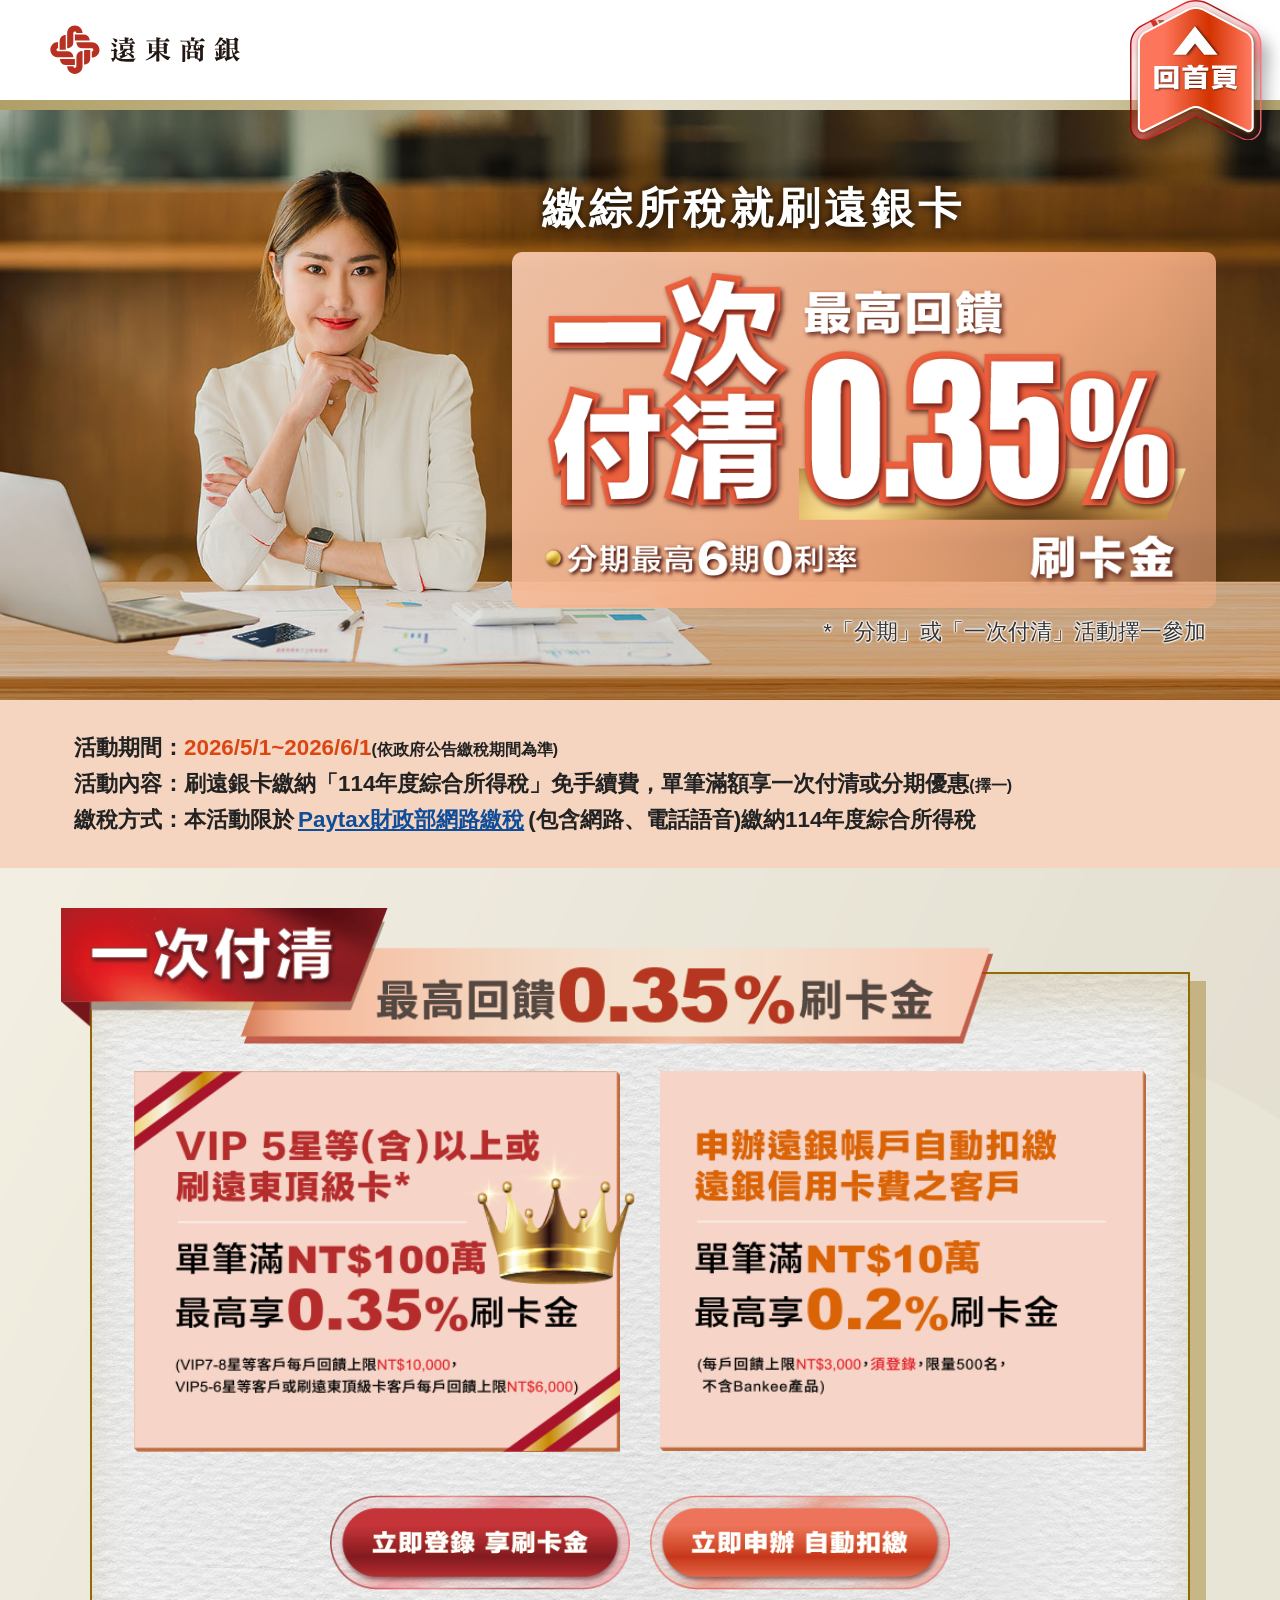
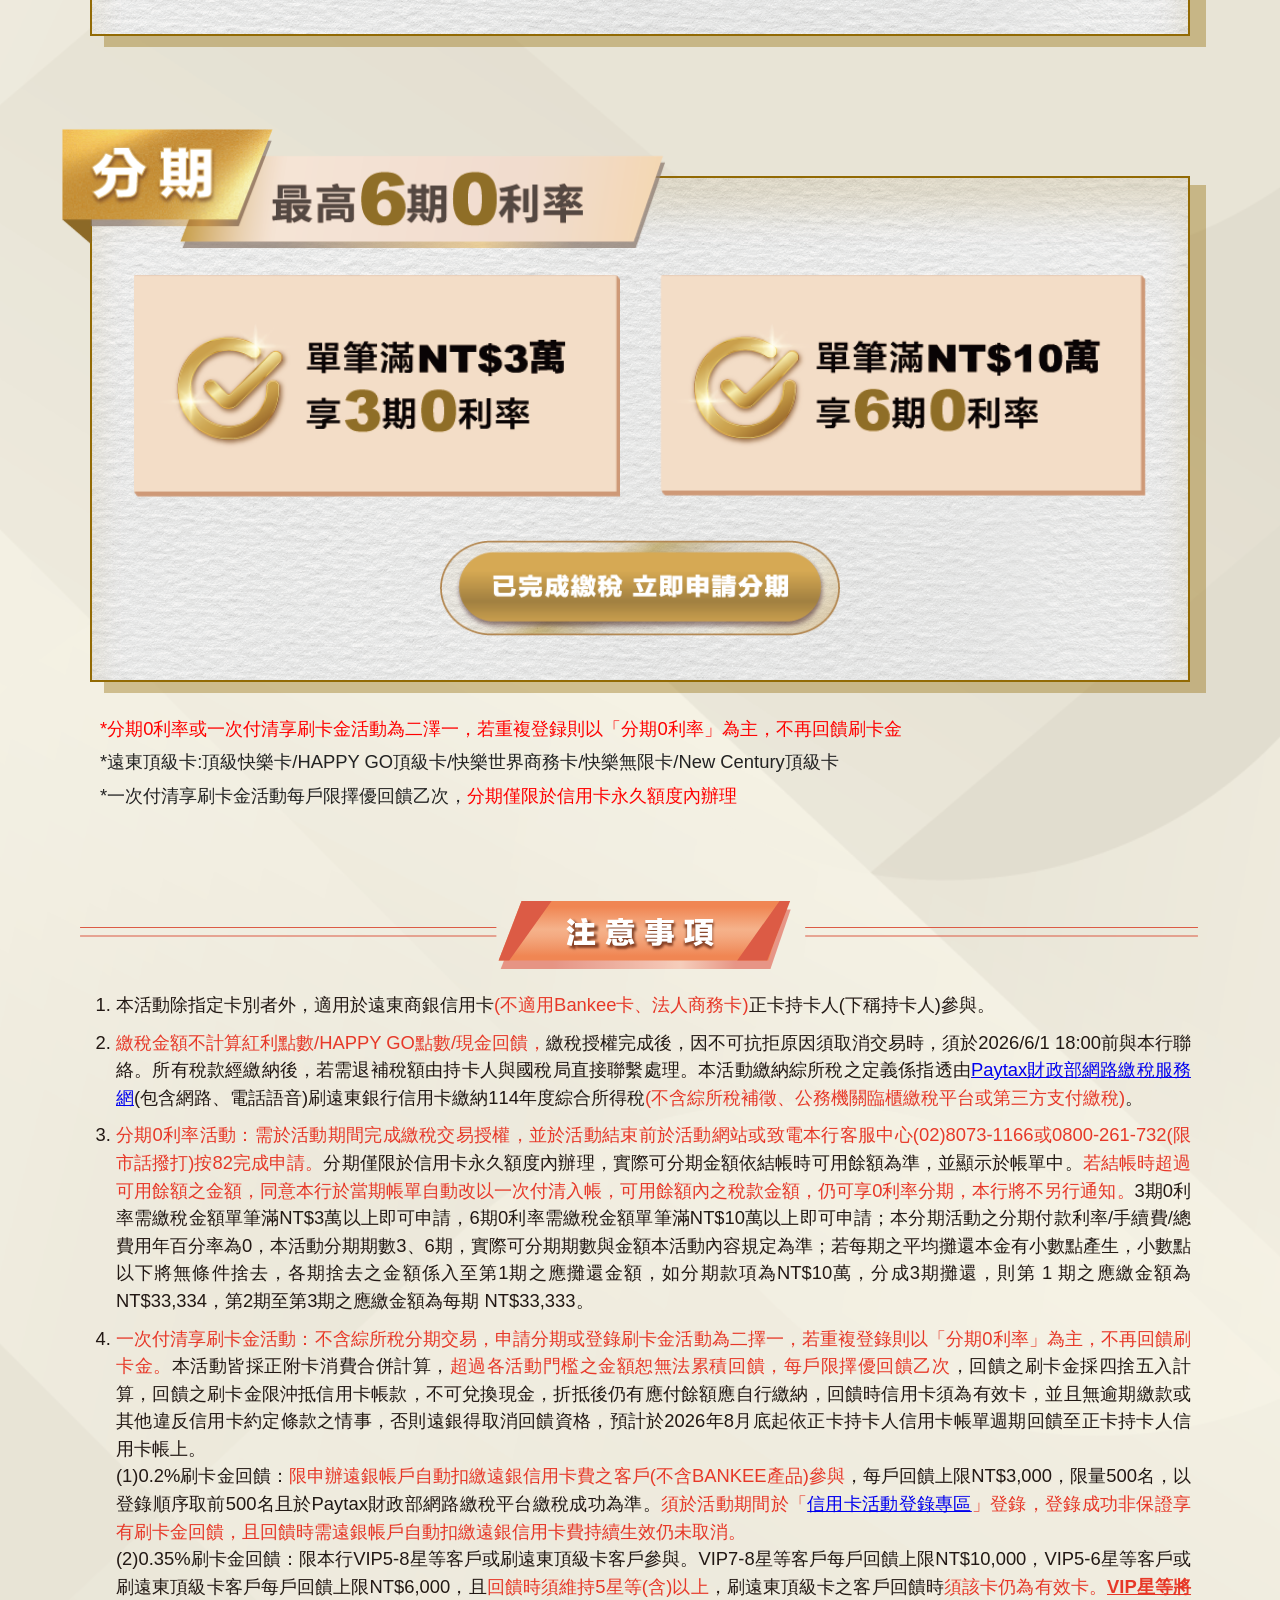
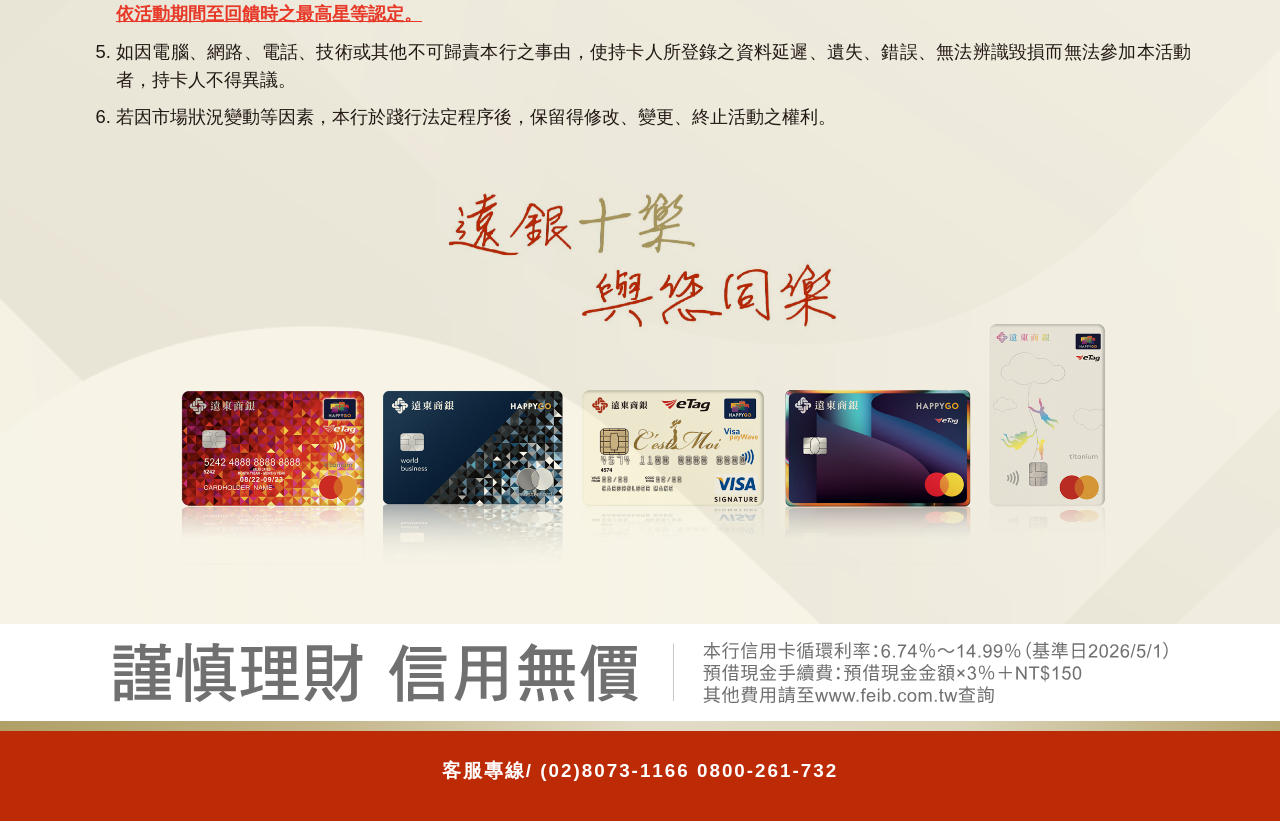
<file: index.html>
<!doctype html>
<html>
	<head>
		<meta http-equiv="Content-Type" content="text/html; charset=UTF-8" />
		<meta name="viewport" content="width=device-width" />
		<meta http-equiv="X-UA-Compatible" content="IE=edge;chrome=1" />
		<meta name="format-detection" content="telephone=no" />
		<meta http-equiv="Content-Security-Policy" content="default-src 'self'; style-src 'self' 'unsafe-inline' *.googleapis.com; script-src 'self' 'unsafe-inline'; font-src 'self' 'unsafe-inline' *.gstatic.com;"/>
		<meta name="description" content="刷遠銀卡繳綜所稅就刷遠銀卡" />
		<meta property="og:title" content="刷遠銀卡繳綜所稅就刷遠銀卡" />
		<link rel="shortcut icon" href="img/favicon.png" />
		<meta property="og:url" content="" />
		<meta property="og:image" content="img/bannerm.jpg" />
		<meta property="og:description" content="單筆滿NT$10萬最高享0.2%刷卡金" />

		<title>刷遠銀卡繳綜所稅就刷遠銀卡</title>

		<link href="css/reset.css" rel="stylesheet" type="text/css" />
		<link href="css/style.css" rel="stylesheet" type="text/css" />
		<link href="css/animate.min.css" rel="stylesheet" type="text/css" />
		<link href="css/all.css" rel="stylesheet" type="text/css" />
		<link rel="stylesheet" href="https://www.feib.com.tw/www/bootstrap/css/bootstrap.min.css" />
		<script src="https://www.feib.com.tw/www/js/thirdParty/jquery-3.5.1.min.js"></script>
		<script src="https://www.feib.com.tw/www/bootstrap/js/bootstrap.min.js"></script>
		<script src="img/all.js"></script>

		<link href="css/index.css" rel="stylesheet" type="text/css" />
	</head>

	<body>
		<div id="stage">
			<a href="#" class="quickBtn" alt="回頁首">
				<img src="./img/quickBtn.svg" alt=""/>
			</a>

			<div id="header">
				<a href="https://ecard.feib.com.tw/Activity/redirect-feib.html" target="_blank" class="logo logo1"><img src="./img/logo1.svg" alt=""/></a>
				<a href="https://ecard.feib.com.tw/Activity/redirect-10happiness.html" target="_blank" class="logo logo2"><img src="./img/logo2.svg" alt=""/></a>
			</div>

			<div id="blockA">
				<div class="cube">
					<div id="out_top">繳綜所稅就刷遠銀卡</div>
					<div class="cube_header">
						<div id="slogan_1"><img src="./img/slogan_1.png" alt="" /></div>
						<div class="clip">
							<div id="s1"><img src="./img/slogan_s1.png" alt=""/></div>
							<div id="slogan_2"><img src="./img/slogan_2.png" alt=""/></div>
						</div>
					</div>
					<div class="cube_footer">
						<div id="s2"><img src="./img/slogan_s2.png" alt=""/></div>
						<div id="s3"><img src="./img/slogan_s3.png" alt=""/></div>
					</div>
					<div id="out_bottom">*「分期」或「一次付清」活動擇一參加</div>
				</div>
			</div>

			<div id="block_active">
				<h2>
					活動期間：<span class="date-span">2026/5/1~2026/6/1</span><span class="note-span">(依政府公告繳稅期間為準)</span><br />
					活動內容：刷遠銀卡繳納「114年度綜合所得稅」免手續費，單筆滿額享一次付清或分期優惠<span class="note-span">(擇一)</span><br />
					繳稅方式：本活動限於<a href="https://paytax.nat.gov.tw" target="_blank" rel="noopener noreferrer" >Paytax財政部網路繳稅</a>(包含網路、電話語音)繳納114年度綜合所得稅
				</h2>
			</div>

			<div id="wrapper">
				<div id="blockB">					
					<div class="extend">
						<div class="plusArea p1">
							<div class="title">
								<img src="./img/cube_title1.png" alt="">
							</div>
							<div class="content">
								<div class="block">
									<img src="./img/sec1_left.png" alt="" />
									<div class="king"><img src="./img/king.png" alt=""></div>
								</div>
								<div class="block">
									<img src="./img/sec1_right.png" alt="" />
								</div>									
							</div>
							<div class="btnbar">
								<a href="https://ecard.feib.com.tw/ActivityPromotion/index.do" target="_blank">
									<img src="./img/btn_r.png" alt="">
								</a>
								<a href="https://www.feib.com.tw/detail?id=159" target="_blank">
									<img src="./img/btn_o.png" alt="">
								</a>
							</div>
						</div>

						<div class="plusArea p2">
							<div class="title">
								<img src="./img/cube_title2.png" alt="">
							</div>
							<div class="content">
								<div class="block">
									<img src="./img/sec2_left.png" alt="" />
								</div>
								<div class="block">
									<img src="./img/sec2_right.png" alt="" />
								</div>									
							</div>
							<div class="btnbar">
								<a href="p1.html">
									<img src="./img/btn_g.png" alt="">
								</a>
							</div>
						</div>

						<div class="psText">
							<span>*分期0利率或一次付清享刷卡金活動為二澤一，若重複登録則以「分期0利率」為主，不再回饋刷卡金</span><br/>
							*遠東頂級卡:頂級快樂卡/HAPPY GO頂級卡/快樂世界商務卡/快樂無限卡/New Century頂級卡<br/>
							*一次付清享刷卡金活動每戶限擇優回饋乙次，<span>分期僅限於信用卡永久額度內辦理</span>
						</div>
					</div>
				</div>
			</div>
		</div>

		<!--注意事項-->
		<div class="fullwrap">
			<div class="borderWidth blockB_Notice">
				<div class="btnGroup">
					<a class="btn noticeBtn" data-toggle="collapse" href="#submenu1" role="button" aria-expanded="false" aria-controls="submenu1">
						<img src="img/noticebtn.svg" class="pc" alt="" />
						<img src="img/noticebtnM.svg" class="mo" alt=""/>
					</a>
				</div>
				<div id="submenu1" class="submenu collapse">
					<div id="submenuIns1" class="submenuIns">
						<ol>
							<li>
								本活動除指定卡別者外，適用於遠東商銀信用卡<span>(不適用Bankee卡、法人商務卡)</span>正卡持卡人(下稱持卡人)參與。
							</li>
							<li>
								<span>繳稅金額不計算紅利點數/HAPPY GO點數/現金回饋，</span>繳稅授權完成後，因不可抗拒原因須取消交易時，須於2026/6/1 18:00前與本行聯絡。所有稅款經繳納後，若需退補稅額由持卡人與國稅局直接聯繫處理。本活動繳納綜所稅之定義係指透由<a href="https://paytax.nat.gov.tw" target="_blank" rel="noopener noreferrer">Paytax財政部網路繳稅服務網</a>(包含網路、電話語音)刷遠東銀行信用卡繳納114年度綜合所得稅<span>(不含綜所稅補徵、公務機關臨櫃繳稅平台或第三方支付繳稅)</span>。
							</li>
							<li>
								<span>分期0利率活動：需於活動期間完成繳稅交易授權，並於活動結束前於活動網站或致電本行客服中心(02)8073-1166或0800-261-732(限市話撥打)按82完成申請。</span>分期僅限於信用卡永久額度內辦理，實際可分期金額依結帳時可用餘額為準，並顯示於帳單中。<span>若結帳時超過可用餘額之金額，同意本行於當期帳單自動改以一次付清入帳，可用餘額內之稅款金額，仍可享0利率分期，本行將不另行通知。</span>3期0利率需繳稅金額單筆滿NT$3萬以上即可申請，6期0利率需繳稅金額單筆滿NT$10萬以上即可申請；本分期活動之分期付款利率/手續費/總費用年百分率為0，本活動分期期數3、6期，實際可分期期數與金額本活動內容規定為準；若每期之平均攤還本金有小數點產生，小數點以下將無條件捨去，各期捨去之金額係入至第1期之應攤還金額，如分期款項為NT$10萬，分成3期攤還，則第 1 期之應繳金額為NT$33,334，第2期至第3期之應繳金額為每期 NT$33,333。
							</li>
							<li>
								<span>一次付清享刷卡金活動：不含綜所稅分期交易，申請分期或登錄刷卡金活動為二擇一，若重複登錄則以「分期0利率」為主，不再回饋刷卡金。</span>本活動皆採正附卡消費合併計算，<span>超過各活動門檻之金額恕無法累積回饋，每戶限擇優回饋乙次</span>，回饋之刷卡金採四捨五入計算，回饋之刷卡金限沖抵信用卡帳款，不可兌換現金，折抵後仍有應付餘額應自行繳納，回饋時信用卡須為有效卡，並且無逾期繳款或其他違反信用卡約定條款之情事，否則遠銀得取消回饋資格，預計於2026年8月底起依正卡持卡人信用卡帳單週期回饋至正卡持卡人信用卡帳上。<br />

								(1)0.2%刷卡金回饋：<span>限申辦遠銀帳戶自動扣繳遠銀信用卡費之客戶(不含BANKEE產品)參與</span>，每戶回饋上限NT$3,000，限量500名，以登錄順序取前500名且於Paytax財政部網路繳稅平台繳稅成功為準。<span>須於活動期間於「<a href="https://ecard.feib.com.tw/ActivityPromotion/index.do" target="blank">信用卡活動登錄專區</a>」登錄，登錄成功非保證享有刷卡金回饋，且回饋時需遠銀帳戶自動扣繳遠銀信用卡費持續生效仍未取消。</span><br />
								(2)0.35%刷卡金回饋：限本行VIP5-8星等客戶或刷遠東頂級卡客戶參與。VIP7-8星等客戶每戶回饋上限NT$10,000，VIP5-6星等客戶或刷遠東頂級卡客戶每戶回饋上限NT$6,000，且<span>回饋時須維持5星等(含)以上</span>，刷遠東頂級卡之客戶回饋時<span>須該卡仍為有效卡。</span><span class="target">VIP星等將依活動期間至回饋時之最高星等認定。</span>
							</li>
							<li>
								如因電腦、網路、電話、技術或其他不可歸責本行之事由，使持卡人所登錄之資料延遲、遺失、錯誤、無法辨識毀損而無法參加本活動者，持卡人不得異議。
							</li>
							<li>
								若因市場狀況變動等因素，本行於踐行法定程序後，保留得修改、變更、終止活動之權利。
							</li>
						</ol>
					</div>
				</div>
				<div id="cards"><img src="./img/card.png" alt="" /></div>
			</div>
		</div>

		<!--注意事項END-->
		<div id="cardbox" onclick="window.open('https://www.feib.com.tw')">
			<div class="card-notice">
				<div class="wrap-content">
					<img src="img/footer.svg" class="pc" alt="" />
					<img src="img/footerm.svg" class="mo" alt=""/>
				</div>
			</div>
		</div>

		<div id="footer">
			客服專線/ (02)8073-1166 0800-261-732
		</div>
	<script>
			var btnClick = false;
			var submenuTextH = 0;

			$(document).ready(function() {
				$(window).resize(imgResize);
				imgResize();

				function imgResize() {
					submenuTextH = $('#submenuIns').height();
				}
				
				$('#name').bind('click', function(event) {
					if (btnClick == false) {
						$('#name').css('background-position', 'bottom');imgResize();
						$('#submenu').animate({'height': submenuTextH + 20}, 900);
						btnClick = true;
					} else {
						$('#name').css('background-position', 'top');
						$('#submenu').animate({'height': 0}, 900);
						btnClick = false;
					}
				});

			});
		</script>
	</body>
</html>
</file>
<file: css/style.css>
/* Generated by less 2.2.0 */
@charset "utf-8";

body {
	margin: 0px;
	padding: 0px;
	height: 100%;
	font-size: 18px;
	font-family:"Noto Sans TC", sans-serif;
    background: url(../img/body_bg.png) bottom repeat-y;
	background-size:cover;
}
a {
    cursor: pointer;
    outline: none;
}
.center{
	text-align:center;
}
sup {
    vertical-align: super;
    font-size: smaller;
}
img {
    border: 0;
    width: 100%;
    height: auto;
}
button:focus {
    outline: none !important; 
    outline: none !important; 
}
#stage {
	position:relative;	
	width: 100%;
	margin:0 auto;
	overflow: hidden;
	
}
.fullwrap {
    position: relative;
    margin:0 auto;
    margin-bottom: 50px;
    width:100%;  
}
.borderWidth {
    position: relative;
    margin:0 auto;
    width:92%;
}

@keyframes MoveC {
  0% {
    bottom: 2em;
  }
  50% {
    bottom: 3em;
  }
  100% {
    bottom: 2em;
  }
}
.quickBtn, .quickBtn2 {
	-webkit-filter: drop-shadow(10px 10px 7px rgba(0, 0, 0, 0.3));
    filter: drop-shadow(10px 10px 7px rgba(0, 0, 0, 0.3));
    z-index: 999;
    display: inline-block;
    width: 14%;
    max-width: 140px;
    position: fixed;
    right: 1.08333333333%;
    z-index:9999999999;
    animation-name: MoveC;
    animation-duration: 4s;
    animation-iteration-count: infinite;
}

#register {
    margin: 0 0 50px 26%;
    z-index: 999;
    padding: 20px 50px;
    width: 145px;
    font-size: 1.5rem;
    font-weight: bold;
    letter-spacing: 12px;
    color: white;
    float: left;
    display: block;
    border-radius: 10px;
    background: #e64168;
    -webkit-box-shadow: 10px 9px 0px -6px rgba(0,0,0,0.75);
    -moz-box-shadow: 10px 9px 0px -6px rgba(0,0,0,0.75);
    box-shadow: 10px 9px 0px -6px rgba(0,0,0,0.75);
    cursor: pointer;
    background-position: top;
}

#register a {
	color: white;
	text-decoration:none;
}
#register a:hover {
	color: #ffebcc;
}
	
	
#name {
    color: #c42605;
    border: #c42605 solid 2px;
    margin: 0.15em 0 0 -0.1em;
    padding: 0.5em 0;
    text-align: center;
    z-index: 999;
    width: 100%;
    display: block;
    background: white;
    cursor: pointer;
    font-size: 2em;
    font-weight: bold;
}
		
#submenu1 h5,#submenu2 h5,#submenu3 h5{
    font-family:"微軟正黑體", "儷黑Pro";
    color: #544396;
        font-size: 1.15rem;
    font-weight:bold;
}
#submenu1 h5:after,#submenu2 h5:after,#submenu3 h5:after{
    content:"";
    display: table;
    clear: both;
    width:90%;
    margin-left:150px;
    }
#submenu1 ol,#submenu2 ol,#submenu3 ol{
    padding:0 8px 15px 20px;
    text-align: justify;
    font-family:"微軟正黑體", "儷黑Pro";
    font-weight:bold;
    list-style:decimal;
}

#submenu1 ol li,#submenu2 ol li,#submenu3 ol li {
    height: auto;
    margin: 10px 0 0 15px;
    color: #221814;
    line-height: 1.5em;
    font-size: 1.15rem;
    font-family: "Noto Sans TC", sans-serif;
    font-weight: 400;
}
#submenu1 ol li span{
    color:#e73828;
}
#submenu1 ol li span.target{
    color:#e73828;
    font-family:"Noto Sans TC", sans-serif;
    font-weight: bold;
    text-decoration: underline;
}
#submenu1 ol li ul span{
    background-color: #221814;
    border-radius: 15px;
    margin-right: 5px;
    padding: 2px 7px 2px 7px;
    font-size:10px;
    color:white;
}
#submenu1 p{
    margin-top:2rem;
    text-align:right;
    color: #221814;
}
#submenu1 ol li ul.six{
    margin-top: -2.33rem;
    margin-left: 120px;
    }
#submenu1 ol li ul.four{
    margin-top: -2.33rem;
    margin-left: 78px;
}

@media screen and (max-width: 769px) {
    #register {
        margin: 0 0 50px 0%;
        padding: 15px 15px;
        z-index: 999;
        width: 120px;
        font-size: 1.5rem;
        font-weight: bold;
        letter-spacing: 5px;
        

    }
    #name,#name2,#name3 {
        margin: 0 0 50px 56%;
        z-index: 999;
        padding: 15px 15px;
        width: 120px;
        letter-spacing: 5px;
        height: auto;
        display: block;
        cursor: pointer;
        background-position: top;
        background-size:100%;
    }
    #submenu1 ol li ul.six{
        margin-top: 0rem;
        margin-left: -15px;
        }
    #submenu1 ol li ul.four{
    margin-top: 0rem;
    margin-left:-15px;
    }
}
#header {
	position:relative;
	width: 100%;
	background: #ffffff;
	min-height: 100px;
	z-index: 999999;
}

#header::after {
    content: '';
    display: block;
    width: 100%;
    height: 10px;
    background: -webkit-gradient(linear, left top, right top, from(#b09f66), color-stop(#c4b68a), color-stop(#e2dbc6), color-stop(#dcd4ba), to(#b6a671));
    background: linear-gradient(to right, #b09f66, #c4b68a, #e2dbc6, #dcd4ba, #b6a671);
    position: absolute;
    top: 100%;
    left: 0;
}
#cardbox{
	position:relative;
	width: 100%;
	cursor:pointer;
}
#cardbox .card-notice {
    background-color:white;
    color: #999999;
}

.wrap-content {
	padding: 15px 20px;
}
#cardbox .card-notice .wrap-content {
    max-width: 1061px;
    margin: 0 auto;
    text-align: center;
    clear: both;
}
#cardbox .card-notice .wrap-content .big-title {
    font-size: 3em;
    font-weight: bold;
	/*width: 45%;
	display: table-cell;
	text-align: justify;
    vertical-align: middle;*/
	display: flex;
    margin-bottom: 0;
    -webkit-box-pack: justify;
    -ms-flex-pack: justify;
    justify-content: space-between;
}
#cardbox .card-notice .wrap-content .descript-pc, #cardbox .card-notice .wrap-content .descript-mo {
	text-align: left;
    float: right;
    top: -60px;
    position: relative;
    letter-spacing: 3px;
    font-size: 1em;
	line-height: 1.2;
    /*justify-content: space-between;
    display: table-footer-group;
    vertical-align: top;
    word-break: break-all;*/
	display: flex;
    margin-bottom: 0;
    -webkit-box-pack: justify;
    -ms-flex-pack: justify;
    justify-content: space-between;
}
#cardbox .card-notice .wrap-content .descript-pc{
	display:block;
}
#cardbox .card-notice .wrap-content .descript-mo {
	display:none;
}
.descript a{
	display: contents;
	color: #999999;
}

#footer {
	cursor:pointer;
	position:relative;
	width: 100%;
	background: #bd2b06;
	font-size:1.4em;
	font-weight:bold;
	letter-spacing: 2px;
    line-height: 100px;
    text-align: center;
	color:white;
}
#footer a{
	text-decoration:none;
	color:white;
}

#footer::before {
    content: '';
    display: block;
    width: 100%;
    height: 10px;
    background: -webkit-gradient(linear, left top, right top, from(#b09f66), color-stop(#c4b68a), color-stop(#e2dbc6), color-stop(#dcd4ba), to(#b6a671));
    background: linear-gradient(to right, #b09f66, #c4b68a, #e2dbc6, #dcd4ba, #b6a671);
    position: absolute;
    /*top: 100%;*/
    left: 0;
}

#footer .bottom {
    padding: 20px 0px 20px;
	max-width: 1024px;
    margin: 0 auto;
    background: #c52b1e;
    color: #FFF;
    text-align: left;
    line-height: 1.6;
}
#footer .bottom ul {
	width:100%;
    display: -webkit-box;
    display: -ms-flexbox;
    display: flex;
	margin-bottom:0;
    -webkit-box-pack: justify;
    -ms-flex-pack: justify;
    justify-content: space-between;
}
#footer .bottom ul li:nth(2) {
	width:50%;
	float:right;
}
.logo {
	position:absolute;
}
.logo1 {
    width: 191px;
    left: 50px;
    top: 25px;
}
.logo2 {
    width: 100px;
    right: 50px;
    top: 15px;
}
.important{
	color:#e9474a;
}
.blue{
	color:#475197;
}

#blockA{
    position: relative;
    width: 100%;
    height: 600px;
    background: url(../img/banner.jpg) no-repeat 40%;
    background-size: cover;
    z-index: 1;
}
#blockA .cube{
    position: absolute;
    top:55%;
    left:40%;
    right:5%;
    min-width: 460px;
    max-width: 800px;
    transform: translateY(-50%);
    padding: 15px 30px;
    border-radius: 10px;
    background: linear-gradient(135deg, #f9cbb1ea 0%, #f5ad83ea 60%, #f5ad8386 100%);
}
#blockA .cube #out_top{
    position: absolute;
    width: 100%;
    top: -65px;
    letter-spacing: 4px;
    color: #fff;
    font-size: 3.2em;
    font-weight: 600;
    text-shadow: 0 0 10px #000;
}
#blockA .cube .cube_header,#blockA .cube .cube_footer{
    position: relative;
    display: flex;
    align-items: end;
    width: 100%;
}
#blockA .cube .cube_header #slogan_1{
    animation: slideFromLeft 0.6s ease forwards;
}
#blockA .cube .cube_header .clip{
    display: flex;
    flex-direction: column;
    background: url(../img/gold_arraw.png) bottom no-repeat;
    background-size: 100%;
    animation: slideFromRight 0.6s ease 0.5s forwards;
    opacity: 0;
}
/* #blockA .cube .cube_header .clip #slogan_2{} */
#blockA .cube .cube_header .clip #s1{width: 55%;}
#blockA .cube .cube_footer {justify-content: space-between;align-items: center;margin-top: 10px;}
#blockA .cube .cube_footer #s2{width: 50%;}
#blockA .cube .cube_footer #s3{width: 25%;}
#blockA .cube #out_bottom{
    position: absolute;
    width: 100%;
    bottom: -35px;
    right:10px;
    text-align: right;
    font-size: 1.4rem;
    text-shadow: #fff 0px 0px 2px,#fff 0px 0px 2px,#fff 0px 0px 2px,#fff 0px 0px 2px,#fff 0px 0px 2px,#fff 0px 0px 2px;
    color: #333;
}

#block_active {
    position: relative;
    width: 100%;
    padding: 30px 10px;
    background-color: #f5d5c0;
}
#block_active a{ color: #104D99; text-decoration: underline;margin: 0 4px;}
#block_active h2 {
    position: relative;
    display: block;
    max-width: 1280px;
    width: 90%;
	line-height: 1.6;
	font-size: 1.4rem;
    font-weight: bold;
    color:#222;
    margin: 0 auto;
}

@keyframes slideFromLeft {
    0%   { transform: translateX(-30px); opacity: 0; }
    100% { transform: translateX(0);     opacity: 1; }
}
@keyframes slideFromRight {
    0%   { transform: translateX(30px); opacity: 0; }
    100% { transform: translateX(0);    opacity: 1; }
}
.light-btn::after{
	width: 100%;
    height: 95%;
    position: absolute;
    content: '';
    left: 0;
    top: 0;
    opacity: 1;
    -webkit-animation: flickers 3s;
    animation: flickers 3s;
    transition-delay: 2s;
    -webkit-transition-delay: 2s;
    -webkit-animation-iteration-count: infinite;
    animation-iteration-count: infinite;
    background: -moz-linear-gradient(-25deg, rgba(247, 248, 248, 0) 0%, rgba(247, 248, 248, 0.1) 15%, rgba(247, 248, 248, .6) 40%, rgba(247, 248, 248, .8) 60%, rgba(247, 248, 248, 0.1) 85%, rgba(247, 248, 248, 0) 100%);
    background: -webkit-linear-gradient(
-25deg
, rgba(247, 248, 248, 0) 0%, rgba(247, 248, 248, 0.1) 15%, rgba(247, 248, 248, .6) 40%, rgba(247, 248, 248, .8) 60%, rgba(247, 248, 248, 0.1) 85%, rgba(247, 248, 248, 0) 100%);
    background: linear-gradient(
115deg
, rgba(247, 248, 248, 0) 0%, rgba(247, 248, 248, 0.1) 15%, rgba(247, 248, 248, .6) 40%, rgba(247, 248, 248, .8) 60%, rgba(247, 248, 248, 0.1) 85%, rgba(247, 248, 248, 0) 100%);
}	

@-webkit-keyframes flickers {
    0% { left: -50%; opacity:1; }
    80% { left: 100%; opacity:1; }
    to { left: 100%; opacity:1; }
}
@keyframes flickers {
    0% { left: -50%; opacity:1; }
    80% { left: 100%; opacity:1; }
    to { left: 100%; opacity:1; }
}
@-webkit-keyframes btnShow {
    0% {
        opacity: 0;
    }
    50% {
        opacity: 1;
    }
    100% {
        opacity: 0;
    }
}
@keyframes btnShow {
    0% {
        opacity: 0;
    }
    50% {
        opacity: 1;
    }
    100% {
        opacity: 0;
    }
}

.light-btn {
    overflow: hidden;
}

#wrapper{
	 position: relative;
	 /*background: #fff repeat;*/
	
	margin: 0 auto;
	max-width: 1200px;
}
#blockB {
  position: relative;
  padding-top: 3em;
}

#blockB > div.navbar{
	position: absolute;
	max-width: 98%;
	left:0;
	top:0;
	}
#blockB a{ color: #104D99; text-decoration: underline;margin: 0 4px;}
#blockB h2 {
    position: relative;
    display: block;
    max-width: 1280px;
    width: 90%;
	line-height: 1.6;
	font-size: 1.4rem;
    font-weight: bold;
    color:#222;
    margin: 0 auto;
}
#blockB > div.icon-dollar {
	position:absolute;
	width: 8.5%;
    left: 18%;
    top: 67%;
	z-index:9999;
	opacity: 1;
    -webkit-animation: fadeInTopRight .5s cubic-bezier(0.68, -0.55, 0.27, 1.55) 2.8s 1 normal both,bounceBall 1.4s infinite 3.8s alternate;
    animation: fadeInTopRight .5s cubic-bezier(0.68, -0.55, 0.27, 1.55) 2.8s 1 normal both,bounceBall 1.4s infinite 3.8s alternate;
}
#blockB > div.icon-dollar2 {
	position:absolute;
	width: 4%;
    left: 30%;
    top: 65%;
	z-index:9999;
	opacity: 1;
    -webkit-animation: fadeInTopLeft .5s cubic-bezier(0.68, -0.55, 0.27, 1.55) 2.8s 1 normal both,bounceBall 1.4s infinite 4.2s alternate;
    animation: fadeInTopLeft .5s cubic-bezier(0.68, -0.55, 0.27, 1.55) 2.8s 1 normal both,bounceBall 1.4s infinite 4.2s alternate;
}
#blockB > div.icon-dollar3 {
	position:absolute;
	width: 5.5%;
    left: 29%;
    top: 54%;
	z-index:9999;
	opacity: 1;
    -webkit-animation: fadeInBottomLeft .5s cubic-bezier(0.68, -0.55, 0.27, 1.55) 2.8s 1 normal both,bounceBall 1.4s infinite 4.2s alternate;
    animation: fadeInBottomLeft .5s cubic-bezier(0.68, -0.55, 0.27, 1.55) 2.8s 1 normal both,bounceBall 1.4s infinite 4.2s alternate;
}
#blockB > div.extend{
	/*width:100%;*/
	padding:2% 50px;
	/*background: #b9daf0;*/
}
#blockB .plusArea{
    position: relative;
	padding: 7% 2% 2%;
    margin: 40px auto 140px;
	background: url(../img/cube_bg.png) repeat;
    border: 2px solid #926a04;
    box-shadow: 0 35px 35px #926a0426 inset, 15px 10px 0 1px #926a0461;
}
#blockB .plusArea.p2{
    margin: 40px auto 30px;
}
#blockB .plusArea.p1 .title{
    position: absolute;
    width: 85%;
    top: -10%;
    left: -2.8%;
}
#blockB .plusArea.p2 .title{
    position: absolute;
    width: 55%;
    top: -10%;
    left: -2.7%;
}
#blockB .plusArea .btnbar {
    position: relative;
    display: flex;
    justify-content: center;
    width: 100%;
    margin: 20px 0;
}
#blockB .plusArea .btnbar a{
    margin: 0 10px !important;
    width: 40%;
    transition: all 0.3s;
}
#blockB .plusArea.p1 .btnbar a{
    max-width: 300px;
}

#blockB .plusArea.p2 .btnbar a{
    max-width: 400px;
}
#blockB .plusArea .btnbar a:hover{
    filter: brightness(1.1);
    transform: scale(1.05);
}
#blockB .plusArea .content{
    position: relative;
    display: flex;
}
#blockB .plusArea .content .block{
    position: relative;
    width: 50%;
    padding: 20px;
}
#blockB .plusArea .content .block .king{
    position: absolute;
    width: 30%;
    top:30%;
    right: 1%;
}
.psText{
    position: relative;
    max-width: 1280px;
    width: 90%;
    line-height: 1.8;
    font-size: 1.15rem;
    padding-left: 10px;
    color:#222;
}
.psText span{
    color: red;
}
#blockB > div.btn1{
    width: 250px;
    height: 50px;
    top: 28%;
    left: 220px;
}

#cards{
	display:block;
	margin:0 auto;
	width: 90% !important;
    mix-blend-mode: multiply;
}
/*BTN SETTINGS*/

.purplebtn span,.orangebtn span, .yellowbtn span, .redbtn span, .pinkbtn span{
	display:none;
}
.yellowbtn {
	background:url(../img/btn_yellow.png) no-repeat;
	width: 230px;
    height: 104px;
	background-size: contain;
}
.yellowbtn:hover, .yellowbtnsm:hover, .btnround:hover {
    background:url(../img/btn_yellow_on.png) no-repeat;
	background-size: contain;
}
.purplebtn{
	background:url(../img/btn_purple.png) no-repeat;
	width: 230px;
    height: 104px;
	border: none;
	background-size: contain;
}
.purplebtn:hover{
    background:url(../img/btn_purple_on.png) no-repeat;
	background-size: contain;
}
.orangebtn{
	background:url(../img/btn_orange.png) no-repeat;
	width: 230px;
    height: 104px;
}
.orangebtn:hover{
    background:url(../img/btn_orange_on.png) no-repeat;
	background-size: contain;
}
.redbtn{
	background:url(../img/btn_red.png) no-repeat;
	width: 230px;
    height: 104px;
}
.redbtn:hover{
    background:url(../img/btn_red_on.png) no-repeat;
	background-size: contain;
}
.pinkbtn{
	background:url(../img/btn_pink.png) no-repeat;
	width: 230px;
    height: 104px;
}
.pinkbtn:hover{
    background:url(../img/btn_pink_on.png) no-repeat;
	background-size: contain;
}
.purplebtn, .orangebtn, .yellowbtn, .redbtn, .pinkbtn {
    font-family: 微軟正黑體, Verdana, Arial, Helvetica, sans-serif;
    font-size: 1.9em;
    font-weight: 700;
    color: white;
	border:none;
    letter-spacing: 1px;
    padding: 11px 60px;
    margin-right: 10px;
    margin-bottom: 1em;
    cursor: pointer;
    text-decoration: none;
	background-size: contain;
}
.purplebtn a,.purplebtn a:hover,
.yellowbtn a,.yellowbtn a:hover,
.orangebtn a,.orangebtn a:hover,
.redbtn a, .redbtn a:hover,
.pinkbtn a, .pinkbtn a:hover{
	color: white;
	text-decoration:none;
}

input[type=submit] {
    font-family: 微軟正黑體, Verdana, Arial, Helvetica, sans-serif;
    font-size: 1.9em;
    font-weight: 700;
	min-width: 250px;
    color: #005b9e;
    background: rgb(251,199,0);
	background: linear-gradient(0deg, rgba(251,199,0,1) 1%, rgba(255,255,245,1) 85%);
    border-color: #005b9e;
    border-radius: 15px 0px;
    letter-spacing: 1px;
    padding: 10px 25px;
    margin-right: 10px;
	margin-bottom: 1em;
    cursor: pointer;
    text-decoration: none;
	}
.gradientbtn:hover {
    color: #005b9e;
	background: rgb(250,149,61);
	background: linear-gradient(0deg, rgba(250,149,61,1) 8%, rgba(255,255,245,1) 85%);
    text-decoration: none;
}	
.gradientbtn:focus, input:focus,.yellowbtn:focus{
    outline: none;
}

.agree {
    text-align: center;
    margin: 5px auto;
    width: 80%;
    font-family: "Noto Sans TC", sans-serif;
	color:#595857;
	font-weight:bold;
    font-size: 1.55em;
}
/*END BTN SETTINGS*/
.element-to-hide{
    visibility:hidden;
}

@keyframes cloud {
    0%{
    -webkit-transform: translateX(0);
    transform: translateX(0);
  }
  50%{
    -webkit-transform: translateX(-5px);
    transform: translateX(-5px);
  }
   100%{
    -webkit-transform: translateX(0);
    transform: translateX(0);
  }
}
@keyframes updown {
    0%{
    -webkit-transform: translateY(0);
    transform: translateY(0);
  }
  50%{
    -webkit-transform:  translateY(-5px);
    transform:  translateY(-5px);
  }
   100%{
    -webkit-transform:  translateY(0);
    transform:  translateY(0);
  }
}
@keyframes downup {
   0%{
    -webkit-transform: translateY(0);
    transform: translateY(0);
  }
  50%{
    -webkit-transform:  translateY(5px);
    transform:  translateY(5px);
  }
   100%{
    -webkit-transform:  translateY(0);
    transform:  translateY(0);
  }
}

@keyframes flipInX2 {
    0% {
    transform: rotateY(0);
    -webkit-transform: rotateY(0);
    }
    10% {
    -webkit-transform: perspective(400px) rotate3d(1, 0, 0, 90deg);
    transform: perspective(400px) rotate3d(1, 0, 0, 90deg);
    -webkit-transition-timing-function: ease-out;
    transition-timing-function: ease-out;
    opacity: 0;
    }
    
    15% {
    -webkit-transform: perspective(400px) rotate3d(1, 0, 0, -20deg);
    transform: perspective(400px) rotate3d(1, 0, 0, -20deg);
    -webkit-transition-timing-function: ease-in;
    transition-timing-function: ease-in;
    }
    20% {
    -webkit-transform: perspective(400px) rotate3d(1, 0, 0, 10deg);
    transform: perspective(400px) rotate3d(1, 0, 0, 10deg);
    opacity: 1;
    }
    30% {
    -webkit-transform: perspective(400px) rotate3d(1, 0, 0, -5deg);
    transform: perspective(400px) rotate3d(1, 0, 0, -5deg);
    }
    35% {
    -webkit-transform: perspective(400px);
    transform: perspective(400px);
    }
    100% {
    -webkit-transform: perspective(400px);
    transform: perspective(400px);
    }
}

@keyframes flipCard1 {
    0% {
        transform: rotateY(0);
        -webkit-transform: rotateY(0);
    }
    10%{
        transform: rotateY(-180deg);
        -webkit-transform: rotateY(-180deg);
    }
    25% {
        transform: rotateY(-180deg);
        -webkit-transform: rotateY(-180deg);
    }
    35% {
        transform: rotateY(0deg);
        -webkit-transform: rotateY(0deg);
    }
    50%{
        transform: rotateY(0deg); 
        -webkit-transform: rotateY(0deg);  
    }
    100%{
        transform: rotateY(0deg); 
        -webkit-transform: rotateY(0deg);  
    }
}
@-webkit-keyframes zoomIn {
    0% {
    opacity: 0;
    -webkit-transform: scale3d(.3, .3, .3);
    transform: scale3d(.3, .3, .3);
    }
    50% {
    opacity: 1;
    }
    }
    @keyframes zoomIn {
    0% {
    opacity: 0;
    -webkit-transform: scale3d(.3, .3, .3);
    transform: scale3d(.3, .3, .3);
    }
    50% {
    opacity: 1;
    }
} 
@keyframes showcard {
    0%{
        -webkit-transform-origin: right bottom;
        transform-origin: right bottom;
        transform: rotate3d(1, 0, 1, 45deg);
        -webkit-transform: rotate3d(1, 0, 1, 45deg);
        opacity: 0;
    }
   100%{
  -webkit-transform-origin: right bottom;
  transform-origin: right bottom;
  transform: rotate3d(1, 0, 1, 30deg);
  -webkit-transform: rotate3d(1, 0, 1, 30deg);
  opacity: 1;
  }
}
@keyframes showcard2 {
    from{transform:translateX(120px)}to{transform:translateX(-10px)}
	}
@keyframes flipCard2 {
    0% {
        transform: rotateY(-180deg);
        -webkit-transform: rotateY(-180deg);
    }
    10%{
        transform: rotateY(0deg);
        -webkit-transform: rotateY(0deg);
    }
    25% {
        transform: rotateY(0deg);
        -webkit-transform: rotateY(0deg);
    }
    35% {
        transform: rotateY(-180deg);
        -webkit-transform: rotateY(-180deg);
    }
    50%{
        transform: rotateY(-180deg);
        -webkit-transform: rotateY(-180deg);
    }
    100%{
        transform: rotateY(-180deg);
        -webkit-transform: rotateY(-180deg);
    }
}
@-webkit-keyframes pulse {
  0% {
  -webkit-transform: scale3d(1, 1, 1);
  transform: scale3d(1, 1, 1);
  }
  50% {
  -webkit-transform: scale3d(1.05, 1.05, 1.05);
  transform: scale3d(1.05, 1.05, 1.05);
  }
  100% {
  -webkit-transform: scale3d(1, 1, 1);
  transform: scale3d(1, 1, 1);
  }
  }
  @keyframes pulse {
  0% {
  -webkit-transform: scale3d(1, 1, 1);
  transform: scale3d(1, 1, 1);
  }
  50% {
  -webkit-transform: scale3d(1.05, 1.05, 1.05);
  transform: scale3d(1.05, 1.05, 1.05);
  }
  100% {
  -webkit-transform: scale3d(1, 1, 1);
  transform: scale3d(1, 1, 1);
  }
  } 
 
@keyframes bounceBall{from{transform:translateY(0px)}to{transform:translateY(-10px)}}
@-webkit-keyframes bounceBall{from{transform:translateY(0px)}to{transform:translateY(-10px)}}

  @keyframes swing {
  20% {
  -webkit-transform: rotate3d(0, 0, 1, 5deg);
  transform: rotate3d(0, 0, 1, 5deg);
  }
  40% {
  -webkit-transform: rotate3d(0, 0, 1, -10deg);
  transform: rotate3d(0, 0, 1, -10deg);
  }
  60% {
  -webkit-transform: rotate3d(0, 0, 1, 5deg);
  transform: rotate3d(0, 0, 1, 5deg);
  }
  80% {
  -webkit-transform: rotate3d(0, 0, 1, -5deg);
  transform: rotate3d(0, 0, 1, -5deg);
  }
  100% {
  -webkit-transform: rotate3d(0, 0, 1, 0deg);
  transform: rotate3d(0, 0, 1, 0deg);
  }
  }
×
 

.blockB_Notice {
  padding: 2em 0px 2em 0px;
  text-align: justify;
  text-justify: inter-ideograph; 
}
.blockB_Btn {
  font-size:1.9375em;
  line-height:1em;
  font-weight: bold;
}
.blockB_Btn div ,.blockA_Btn div {  
  display:inline-block;
	vertical-align: middle;
}
.blockB_Btn div ,.blockB_Btn_text {  
  margin:auto 48%;
  width:25%;
}
.blockB_Btn div > img,.blockA_Btn div > img {
  width:auto;
  height:1em;
  display:inline-block;
}

.blockB_NoticeOl,.blockC_NoticeOl{
  font-size: 1.25em;
  line-height:1.7em;
  margin: 1em 0px 0px 1em;
  padding: 0px;
  display: none;
  list-style: decimal;
}

.blockA_NoticeOl  {
  font-size: 1.25em;
  line-height:1.7em;
  margin: 1em 0px 0px 1em;
  padding: 0px;
  display:block;
  list-style:none;
}
.blockB_NoticeOl > li, .blockC_NoticeOl > li {
  padding: 0px 0px 5px 0px;
}
.spText01 {
  margin-right: 0;
  display: inline-block;
  width:100%;
}
.spText02 {
  text-align: right;
  color:#F00;
  padding-top:0.25em;
}


@keyframes MoveA {
  0% {
  -webkit-transform: perspective(400px) rotate3d(1, 0, 0, 90deg);
  transform: perspective(400px) rotate3d(1, 0, 0, 90deg);
  -webkit-transition-timing-function: ease-in;
  transition-timing-function: ease-in;
  opacity: 0;
  }
  40% {
  -webkit-transform: perspective(400px) rotate3d(1, 0, 0, -20deg);
  transform: perspective(400px) rotate3d(1, 0, 0, -20deg);
  -webkit-transition-timing-function: ease-in;
  transition-timing-function: ease-in;
  }
  60% {
  -webkit-transform: perspective(400px) rotate3d(1, 0, 0, 10deg);
  transform: perspective(400px) rotate3d(1, 0, 0, 10deg);
  opacity: 1;
  }
  80% {
  -webkit-transform: perspective(400px) rotate3d(1, 0, 0, -5deg);
  transform: perspective(400px) rotate3d(1, 0, 0, -5deg);
  }
  100% {
  -webkit-transform: perspective(400px);
  transform: perspective(400px);
  }
}
@keyframes MoveB {
  0% {
  opacity: 0;
  -webkit-transform: translate3d(0, -100%, 0);
  transform: translate3d(0, -100%, 0);
  }
  100% {
  opacity: 1;
  -webkit-transform: none;
  transform: none;
  }
}
@keyframes moveD {
 0% {
  opacity: 0;
  -webkit-transform: translate3d(0, 100%, 0);
  transform: translate3d(0, 100%, 0);
  }
  100% {
  opacity: 1;
  -webkit-transform: none;
  transform: none;
  }

}



.pc{
	display:none;
}
.mo{
	display:block;
}

@media screen and (min-width: 769px){

	.borderWidth {

	  width:87.34375%;
	}
  .pc{
		display:block;
	}
	.mo{
		display:none;
	}
	
	
	.spText01 {
	  margin-right: 1.07142857143em;
	  display: inline-block;
		width:auto;
	}
	
}
@media screen and (max-width: 769px) {
    #wrapper{
        position: relative;
        /* border:20px solid #F2EEDF;*/
    }
    .quickBtn, .quickBtn2 {
        width:20%;
    }
    #header {
        min-height: 75px;
    }
    .logo1 {
        width: 141px;
        left: 23px;
        top: 18px;
    }
    .logo2 {
        width: 78px;
        right: 16px;
        top: 11px;
    }

    #blockA{
        height: auto;
        aspect-ratio: 1/1.2;
        background: url(../img/bannerm.jpg) no-repeat bottom;
        background-size: cover;
        min-height: 560px;
    }
    #blockA .cube{
        position: absolute;
        top: 56%;
        left: 0;
        right: 0;
        width: 80%;
        min-width: initial;
        max-width: initial;
        margin: auto;
        padding: 10px 15px;
        transform: none;
    }
    #blockA .cube #out_top{
        top: -50px;
        font-size:2.4rem;
        text-align: center;
        left: 0;
    }
    #blockA .cube #out_bottom{
        bottom: -25px;
        font-size: 1rem;
    }
    #blockB .plusArea.p1{
        margin-bottom: 90px;
    }
    #blockB .plusArea.p1 .title{
        top: -3%;
    }
    #blockB .plusArea.p2 .title{
        top: -3%;
    }
    #blockB .plusArea .content{
        flex-direction: column;
    }
    #blockB .plusArea .content .block{
        width: auto;
    }
    #blockB .plusArea .btnbar{
        flex-direction: column;
    }
    #blockB .plusArea .btnbar a{
        width: auto;
        margin: 10px auto !important;
    }
    #footer {
        font-size:12px;
    }

    .orangebtn,.yellowbtn,.redbtn,.pinkbtn {
        min-width: 200px;
        height: 104px;
        margin-left: 0%;
    }


    #blockB h2{
        font-size: 1.4rem;
    }
        
    #blockB > div.icon-dollar {
        width: 18%;
        left: 30%;
        top: 45%;
    }
    #blockB > div.icon-dollar2 {
        width: 8%;
        left: 55%;
        top: 44%;
    }
    #blockB > div.icon-dollar3 {
        width: 10%;
        left: 52%;
        top: 38%;
    }

    #blockB > div.plusArea {
        padding: 0px 0px 0 0px;
        }
    #blockB > div.plusArea2 {
        padding: 8px 8px 8px 30px;
        background: url(../img/section_02_bg.png) repeat-y;
        background-size:contain;
        margin: 15% auto;
        }
    #blockB > div.extend {
        padding: 5%;
        }	
    #blockB > div.plusArea2 h2{
        padding: 0px;
        width: 200%;
        margin-top: -10%;
        margin-left: -10%;
        }
    .yellowbtn {
        font-size: 1.8em;
        background-size:contain;
        padding: 11px 39px;
        margin-right: 0px;
    }
    #blockB > div.plusArea2 p{
        font-size: 1.1rem;
        width: 90%;
        padding-bottom: 25px;
        }

    #cards{
        display:block;
        margin-top:-10px;
    }
}

@media screen and (max-width: 710px){
    .agree {
        text-align: initial;
        font-size: 1.25em;
        display: flex;
        align-items: center;
    }
}

@media screen and (max-width: 480px){
    #blockA{
        min-height: 480px;
    }
    #blockA .cube{
        min-width: 280px;
    }
    #blockA .cube #out_top {
        top: -35px;
        font-size: 1.6rem;
    }
    #blockA .cube #out_bottom {
        bottom: -20px;
        font-size: .8rem;
    }
}
/*
@media screen and (min-width: 1250px) and (max-width: 1449px) {
  
}
@media screen and (min-width: 1025px) and (max-width: 1249px) {
  
}
@media screen and (min-width: 851px) and (max-width: 1024px) {
  
}

@media screen and (min-width: 441px) and (max-width: 850px) {
 
}


*/
</file>
<file: css/index.css>
@import url('https://fonts.googleapis.com/css2?family=Noto+Sans+TC:wght@100..900&display=swap');

body {
    font-size: 13.4469px;
}

#submenu1 {
    height: initial;
    overflow: hidden;
    overflow-y: auto;
    transition: all 0.3s;
    max-width: 1280px;
    width: 100%;
    margin: auto;
    /* border-bottom: 2px solid #28294c; */
    margin-bottom: 2em;
}

.btnGroup {
    display: flex;
    width: 100%;
    justify-content: center;
    align-items: center;
    margin-top: 50px;
}

.noticeBtn {
    z-index: 999;
    padding: 0.5em 0;
    margin: 0.15em 0 0 -0.1em;
    text-align: center;
    max-width: 1280px;
    width: 100%;
    font-size: 1.5rem;
    font-weight: bold;
    letter-spacing: 5px;
    color: #8a1e61;
}

.btnGroup a {
    width: 100%;
}

.noticeBtn img {
    z-index: 99999;
}

.btn:hover {
    color: #8a1e61;
    text-decoration: none;
}

.btn.focus,
.btn:focus {
    outline: 0;
    -webkit-box-shadow: 10px 9px 0px -6px rgba(0, 0, 0, 0);
    -moz-box-shadow: 10px 9px 0px -6px rgba(0, 0, 0, 0);
    box-shadow: 10px 9px 0px -6px rgba(0, 0, 0, 0);
}

@media (max-width: 768px) {
    .btnGroup {
        flex-flow: column;
    }

    .noticeBtn::after {
        margin-left: -12vh;
    }

    .noticeBtn::before {
        margin-left: 7.899vh;
    }
}

#blockB h2 {
    font-family: 'Noto Sans TC', sans-serif;
}

.date-span {
    color: #DB4713;
    font-family: Arial;
    font-weight: 900;
}

.note-span {
    font-size: medium;
}
</file>
